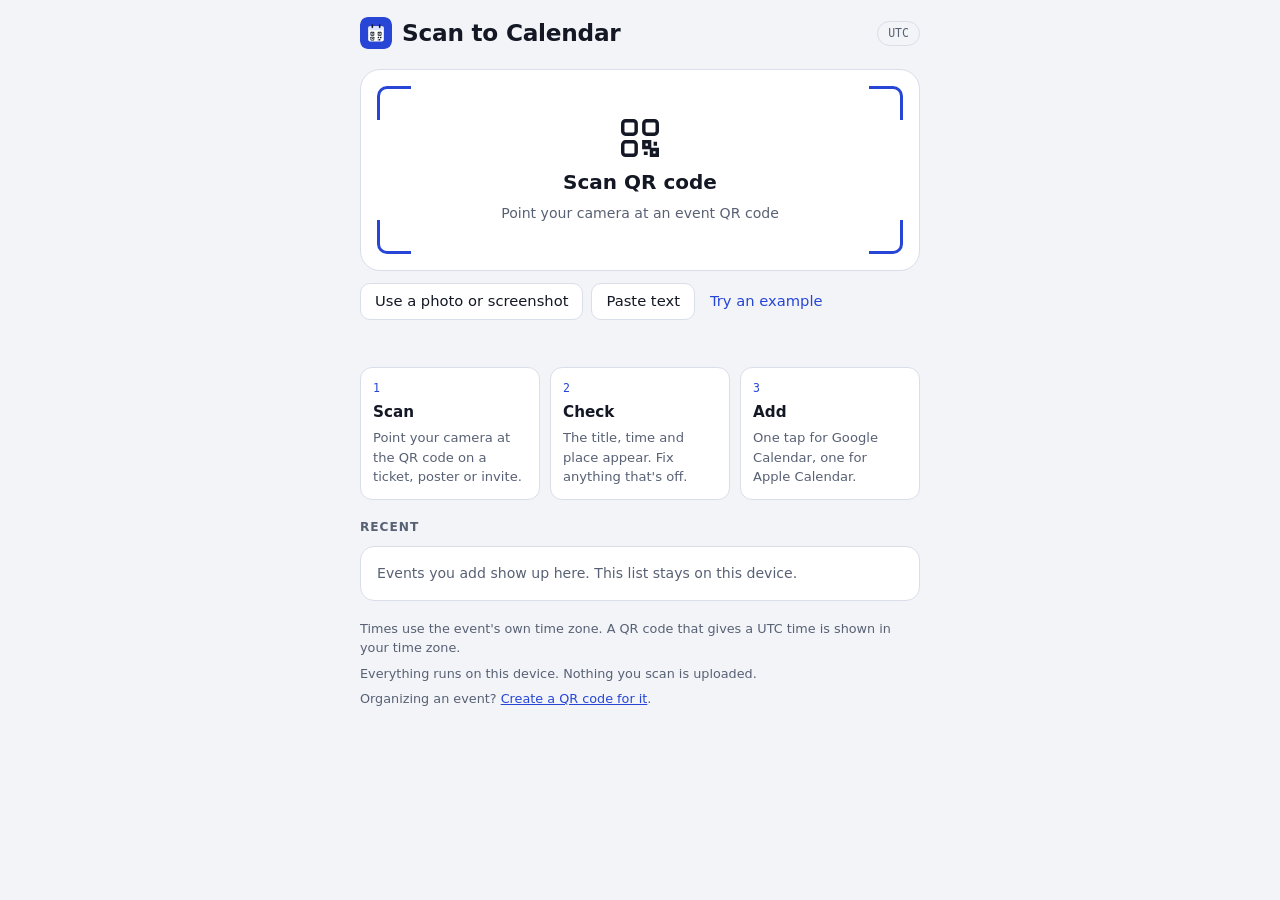
<file: index.html>
<!doctype html>
<html lang="en">
<head>
<meta charset="utf-8">
<meta name="viewport" content="width=device-width, initial-scale=1, viewport-fit=cover">
<meta http-equiv="Content-Security-Policy" content="default-src 'self'; script-src 'self'; style-src 'self' 'unsafe-inline'; img-src 'self' data: blob:; media-src 'self' blob: mediastream:; connect-src 'self'; manifest-src 'self'; worker-src 'self'; base-uri 'none'; form-action 'none'">
<meta name="referrer" content="no-referrer">
<title>Scan to Calendar</title>
<meta name="description" content="Scan an event QR code and add it to Google Calendar or Apple Calendar.">
<meta name="theme-color" content="#2746D6">
<meta name="color-scheme" content="light dark">
<meta name="apple-mobile-web-app-capable" content="yes">
<meta name="mobile-web-app-capable" content="yes">
<meta name="apple-mobile-web-app-title" content="Scan2Cal">
<meta name="apple-mobile-web-app-status-bar-style" content="default">
<link rel="manifest" href="manifest.webmanifest">
<link rel="icon" href="icons/icon.svg" type="image/svg+xml">
<link rel="icon" href="icons/favicon-32.png" sizes="32x32" type="image/png">
<link rel="apple-touch-icon" href="icons/apple-touch-icon.png">
<link rel="stylesheet" href="styles.css">
</head>
<body>
<div class="wrap">
  <header class="top">
    <div class="brand">
      <img src="icons/icon.svg" alt="">
      <h1>Scan to Calendar</h1>
    </div>
    <span class="tzchip" id="tz-chip"></span>
  </header>

  <section class="scan" aria-label="Scan">
    <div class="finder" id="finder">
      <button class="finder-btn" type="button" id="btn-scan">
        <svg viewBox="0 0 24 24" fill="none" stroke="currentColor" stroke-width="1.8" aria-hidden="true"><rect x="3" y="3" width="7" height="7" rx="1.5"/><rect x="14" y="3" width="7" height="7" rx="1.5"/><rect x="3" y="14" width="7" height="7" rx="1.5"/><path d="M14 14h3v3h-3zM18 18h3v3h-3zM14 20h2M20 14v2"/></svg>
        <span class="finder-title">Scan QR code</span>
        <span class="finder-sub" id="finder-sub">Point your camera at an event QR code</span>
      </button>
      <video id="video" muted playsinline autoplay hidden></video>
      <div class="corners" aria-hidden="true"><i></i><i></i><i></i><i></i></div>
      <div class="live-bar" id="live-bar" hidden><span>Looking for a QR code…</span><button class="btn" type="button" id="btn-stop">Stop</button></div>
    </div>
    <div class="scan-alt">
      <label class="btn" for="pick">Use a photo or screenshot<input type="file" id="pick" class="vh" accept="image/*"></label>
      <button class="btn" type="button" id="btn-text">Paste text</button>
      <button class="btn link" type="button" id="btn-sample">Try an example</button>
    </div>
    <div id="text-entry" hidden>
      <textarea id="raw-in" rows="4" placeholder="Paste what the QR code contains: event data, a calendar link, or plain text"></textarea>
      <button class="btn" type="button" id="btn-read">Read event</button>
    </div>
    <p class="scan-msg" id="scan-msg" role="status" aria-live="polite"></p>
  </section>

  <ol class="steps" id="steps">
    <li><i>1</i><b>Scan</b><span>Point your camera at the QR code on a ticket, poster or invite.</span></li>
    <li><i>2</i><b>Check</b><span>The title, time and place appear. Fix anything that's off.</span></li>
    <li><i>3</i><b>Add</b><span>One tap for Google Calendar, one for Apple Calendar.</span></li>
  </ol>

  <section class="event" id="event" hidden aria-label="Scanned event">
    <div class="ticket">
      <div class="stub"><span class="mon" id="t-mon"></span><span class="day" id="t-day"></span><span class="wd" id="t-wd"></span></div>
      <div class="ticket-main">
        <span class="chip" id="t-src"></span>
        <h3 id="t-title"></h3>
        <span class="when" id="t-when"></span>
        <span class="where" id="t-where"></span>
        <span class="rem" id="t-rem" hidden></span>
      </div>
    </div>

    <div class="actions">
      <a class="add" id="add-google" href="#" target="_blank" rel="noopener noreferrer">
        <span class="ic"><svg viewBox="0 0 24 24" fill="none" stroke="currentColor" stroke-width="2" aria-hidden="true"><rect x="3" y="5" width="18" height="16" rx="3"/><path d="M3 10h18M8 3v4M16 3v4"/></svg></span>
        <b>Google Calendar</b><span id="google-sub">Opens it filled in. Tap Save.</span>
      </a>
      <button class="add secondary" type="button" id="add-apple">
        <span class="ic"><svg viewBox="0 0 24 24" fill="none" stroke="currentColor" stroke-width="2" aria-hidden="true"><rect x="3" y="5" width="18" height="16" rx="3"/><path d="M3 10h18M8 3v4M16 3v4M12 13v5M9.5 15.5h5"/></svg></span>
        <b id="apple-label">Apple Calendar</b><span id="apple-sub">Adds it with one tap</span>
      </button>
    </div>
    <p class="act-msg" id="act-msg" role="status" aria-live="polite"></p>

    <div class="notice" id="parse-note" hidden>
      <p id="parse-note-text"></p>
      <a id="parse-note-link" href="#" target="_blank" rel="noopener noreferrer" hidden></a>
    </div>

    <details class="raw"><summary>What the QR code contains</summary><pre id="raw-out"></pre></details>

    <form class="form" id="form" autocomplete="off">
      <div class="field full"><label for="f-title">Title</label><input type="text" id="f-title" required></div>
      <div class="field full"><label class="check"><input type="checkbox" id="f-allday"> All-day event</label></div>
      <div class="field"><label for="f-start">Starts</label><input type="datetime-local" id="f-start" required></div>
      <div class="field"><label for="f-end">Ends</label><input type="datetime-local" id="f-end" required></div>
      <div class="field full"><label for="f-location">Location</label><input type="text" id="f-location"></div>
      <div class="field full"><label for="f-notes">Notes</label><textarea id="f-notes" rows="3"></textarea></div>
      <div class="field full" id="tz-field"><label for="f-tz">Time zone</label><input type="text" id="f-tz" spellcheck="false" autocapitalize="off"></div>
    </form>
  </section>

  <section class="history" aria-label="Recent">
    <h2>Recent</h2>
    <div class="card">
      <ul class="hist" id="hist"></ul>
      <p class="empty" id="hist-empty">Events you add show up here. This list stays on this device.</p>
    </div>
  </section>

  <div class="card install" id="install" hidden>
    <span id="install-text"></span>
    <button class="btn" type="button" id="btn-install" hidden>Install</button>
  </div>

  <footer class="foot">
    <p>Times use the event's own time zone. A QR code that gives a UTC time is shown in your time zone.</p>
    <p>Everything runs on this device. Nothing you scan is uploaded.</p>
    <p>Organizing an event? <a href="admin.html">Create a QR code for it</a>.</p>
  </footer>
</div>
<script src="vendor/jsQR.js"></script>
<script src="calendar.js"></script>
<script src="app.js"></script>
</body>
</html>
</file>
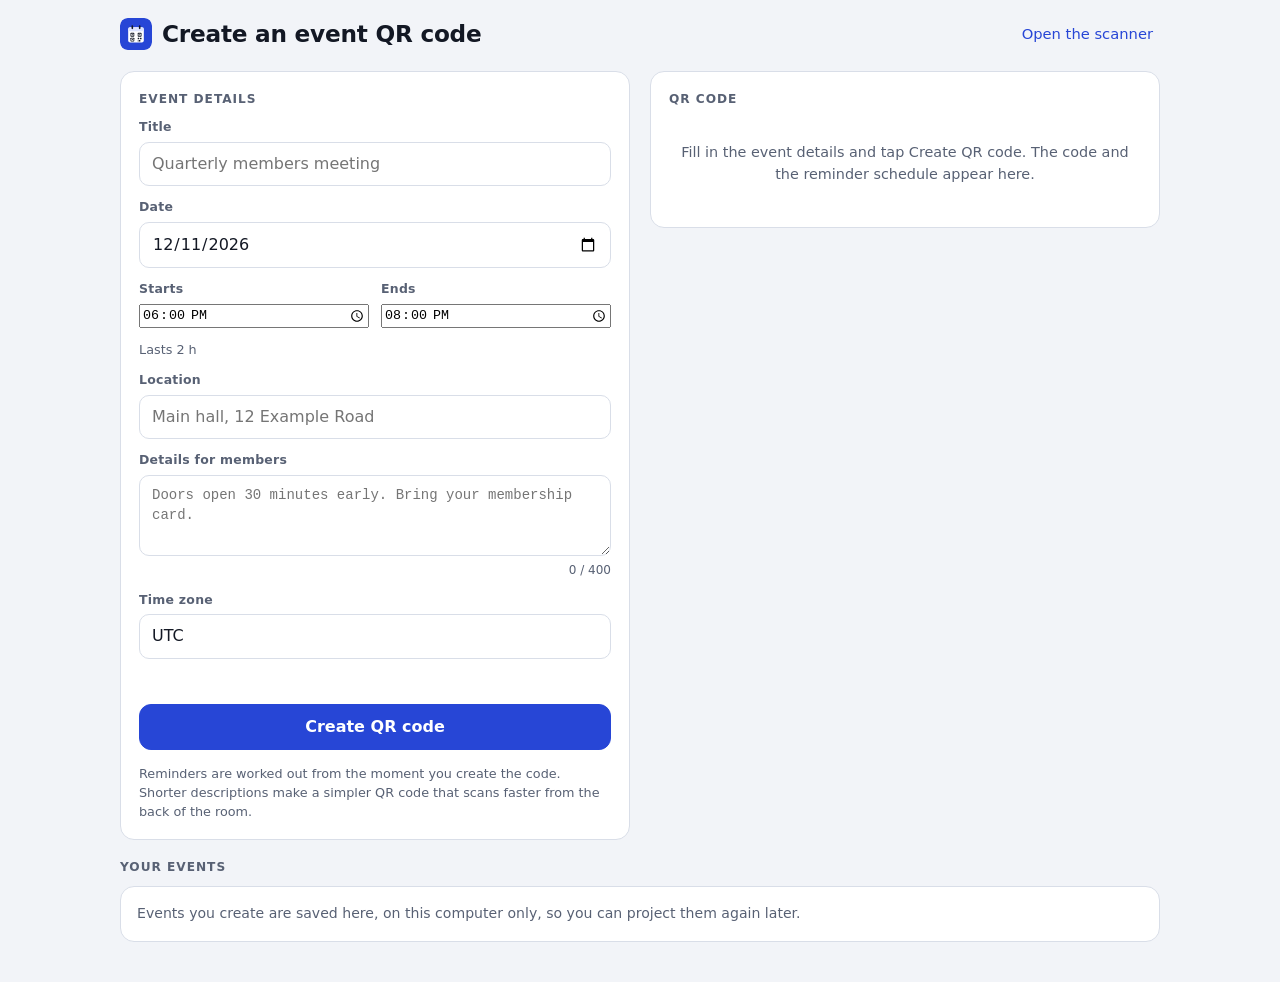
<file: admin.html>
<!doctype html>
<html lang="en">
<head>
<meta charset="utf-8">
<meta name="viewport" content="width=device-width, initial-scale=1, viewport-fit=cover">
<meta http-equiv="Content-Security-Policy" content="default-src 'self'; script-src 'self'; style-src 'self' 'unsafe-inline'; img-src 'self' data: blob:; connect-src 'self'; manifest-src 'self'; worker-src 'self'; base-uri 'none'; form-action 'none'">
<meta name="referrer" content="no-referrer">
<meta name="robots" content="noindex">
<title>Scan to Calendar Admin</title>
<meta name="theme-color" content="#2746D6">
<meta name="color-scheme" content="light dark">
<link rel="manifest" href="manifest.webmanifest">
<link rel="icon" href="icons/icon.svg" type="image/svg+xml">
<link rel="icon" href="icons/favicon-32.png" sizes="32x32" type="image/png">
<link rel="apple-touch-icon" href="icons/apple-touch-icon.png">
<link rel="stylesheet" href="styles.css">
</head>
<body>
<div class="wrap wide">
  <header class="top">
    <div class="brand">
      <img src="icons/icon.svg" alt="">
      <h1>Create an event QR code</h1>
    </div>
    <a class="btn link" href="./">Open the scanner</a>
  </header>

  <p class="banner" id="host-warn" hidden></p>

  <div class="admin-grid">
    <section class="panel" aria-labelledby="h-details">
      <h2 id="h-details">Event details</h2>
      <form class="form" id="aform" autocomplete="off" novalidate>
        <div class="field full"><label for="a-title">Title</label><input type="text" id="a-title" maxlength="120" required placeholder="Quarterly members meeting"></div>
        <div class="field full"><label for="a-date">Date</label><input type="date" id="a-date" required></div>
        <div class="field"><label for="a-start">Starts</label><input type="time" id="a-start" required value="18:00"></div>
        <div class="field"><label for="a-end">Ends</label><input type="time" id="a-end" required value="20:00"></div>
        <p class="hint field full" id="a-dur"></p>
        <div class="field full"><label for="a-location">Location</label><input type="text" id="a-location" maxlength="160" placeholder="Main hall, 12 Example Road"></div>
        <div class="field full"><label for="a-details">Details for members</label><textarea id="a-details" rows="3" maxlength="400" placeholder="Doors open 30 minutes early. Bring your membership card."></textarea><span class="counter" id="a-count"></span></div>
        <div class="field full"><label for="a-tz">Time zone</label><input type="text" id="a-tz" list="tz-list" spellcheck="false" autocapitalize="off"><datalist id="tz-list"></datalist></div>
      </form>
      <p class="form-err" id="a-err" role="alert"></p>
      <button class="btn primary big" type="button" id="btn-create">Create QR code</button>
      <p class="hint">Reminders are worked out from the moment you create the code. Shorter descriptions make a simpler QR code that scans faster from the back of the room.</p>
    </section>

    <section class="panel" aria-labelledby="h-preview" id="preview-panel">
      <h2 id="h-preview">QR code</h2>
      <p class="preview-empty" id="preview-empty">Fill in the event details and tap Create QR code. The code and the reminder schedule appear here.</p>
      <div id="preview" hidden>
        <div style="display:flex;flex-direction:column;gap:14px">
          <div class="preview-head"><h3 id="p-title"></h3><span id="p-when"></span><span id="p-where"></span></div>
          <div class="qr-box" id="qr-box"></div>
          <button class="btn primary big" type="button" id="btn-project">Project on screen</button>
          <div class="row">
            <button class="btn" type="button" id="btn-png">Download PNG</button>
            <button class="btn" type="button" id="btn-jpg">Download JPEG</button>
            <button class="btn" type="button" id="btn-copy">Copy link</button>
            <a class="btn" id="btn-open" href="#" target="_blank" rel="noopener">Preview member view</a>
          </div>
          <label class="check"><input type="checkbox" id="x-caption" checked> Print the title, date and place under the code in downloads</label>
          <input type="text" id="p-link" readonly aria-label="Event link">
          <p class="hint" id="p-meta"></p>
          <h2>Reminders</h2>
          <p class="sched-cond" id="sched-cond"></p>
          <ul class="sched" id="sched"></ul>
          <p class="hint">Members who tap Apple Calendar (or download the .ics file) get these reminders. Google Calendar's add-event link can't carry reminders, so Google users get their usual Google Calendar reminders instead.</p>
        </div>
      </div>
    </section>
  </div>

  <section class="history" aria-labelledby="h-saved">
    <h2 id="h-saved">Your events</h2>
    <div class="card">
      <ul class="saved" id="saved"></ul>
      <p class="empty" id="saved-empty">Events you create are saved here, on this computer only, so you can project them again later.</p>
    </div>
  </section>
</div>

<div class="projector" id="projector" hidden role="dialog" aria-modal="true" aria-labelledby="pj-title">
  <div class="pq" id="pj-qr"></div>
  <div class="pi">
    <span class="p-kicker">Add to your calendar</span>
    <h2 id="pj-title"></h2>
    <span class="p-when" id="pj-when"></span>
    <span class="p-where" id="pj-where"></span>
    <span class="p-cta"><svg viewBox="0 0 24 24" fill="none" stroke="currentColor" stroke-width="2" aria-hidden="true"><rect x="6" y="2" width="12" height="20" rx="3"/><path d="M10 18h4"/></svg>Open your phone camera and point it at the code.</span>
  </div>
  <button class="btn p-close" type="button" id="pj-close">Close (Esc)</button>
</div>

<script src="vendor/qrcode.js"></script>
<script src="calendar.js"></script>
<script src="admin.js"></script>
</body>
</html>
</file>
<file: styles.css>
/* Scan to Calendar: shared styles for the member page (index.html) and the admin page (admin.html). */
/* Layout: one narrow column, phone first. Camera target on top, the scanned event as a ticket stub, actions under it, history last. */
:root {
  --bg: #F2F4F8; --surface: #FFFFFF; --ink: #131824; --muted: #586174; --line: #D9DEE8;
  --accent: #2746D6; --accent-ink: #FFFFFF; --accent-soft: #E5EAFC;
  --ok: #15794A; --ok-soft: #E2F3E9; --warn: #8F5600; --warn-soft: #FCEFD9; --err: #B32317; --err-soft: #FCE7E4;
  --font: system-ui, -apple-system, "Segoe UI", Roboto, "Helvetica Neue", Arial, sans-serif;
  --font-display: ui-rounded, "SF Pro Rounded", system-ui, -apple-system, "Segoe UI", Roboto, sans-serif;
  --font-mono: ui-monospace, "SF Mono", Menlo, Consolas, monospace;
  --radius: 14px;
  color-scheme: light;
}
@media (prefers-color-scheme: dark) {
  :root {
    --bg: #0E1117; --surface: #171B24; --ink: #E8EBF2; --muted: #98A1B4; --line: #2A3140;
    --accent: #8CA3FF; --accent-ink: #0E1117; --accent-soft: #1C2440;
    --ok: #63D39C; --ok-soft: #12291E; --warn: #F0B656; --warn-soft: #2D2211; --err: #FF8B80; --err-soft: #321614;
    color-scheme: dark;
  }
}
* { box-sizing: border-box; }
[hidden] { display: none !important; }
html { -webkit-text-size-adjust: 100%; }
body {
  margin: 0; background: var(--bg); color: var(--ink); font: 15px/1.5 var(--font);
  padding-top: calc(16px + env(safe-area-inset-top, 0px));
  padding-bottom: calc(40px + env(safe-area-inset-bottom, 0px));
  padding-left: max(16px, env(safe-area-inset-left, 0px));
  padding-right: max(16px, env(safe-area-inset-right, 0px));
}
.wrap { max-width: 560px; margin: 0 auto; display: flex; flex-direction: column; gap: 18px; }
h1, h2, h3 { font-family: var(--font-display); margin: 0; text-wrap: balance; }
h1 { font-size: 1.45rem; font-weight: 700; letter-spacing: -0.01em; }
h2 { font-size: 0.76rem; font-weight: 700; text-transform: uppercase; letter-spacing: 0.08em; color: var(--muted); }
p { margin: 0; }
a { color: var(--accent); }
:focus-visible { outline: 2px solid var(--accent); outline-offset: 2px; }
.vh { position: absolute; width: 1px; height: 1px; opacity: 0; overflow: hidden; pointer-events: none; }

.top { display: flex; align-items: center; justify-content: space-between; gap: 12px; flex-wrap: wrap; }
.brand { display: flex; align-items: center; gap: 10px; }
.brand img { width: 32px; height: 32px; border-radius: 8px; }
.tzchip { font-family: var(--font-mono); font-size: 0.72rem; color: var(--muted); border: 1px solid var(--line); border-radius: 999px; padding: 3px 10px; }

/* Camera target */
.finder { position: relative; border-radius: 20px; background: var(--surface); border: 1px solid var(--line); overflow: hidden; }
.finder-btn {
  all: unset; box-sizing: border-box; width: 100%; min-height: 200px; padding: 28px 24px; cursor: pointer;
  display: flex; flex-direction: column; align-items: center; justify-content: center; gap: 6px; text-align: center;
}
.finder-btn:focus-visible { outline: 2px solid var(--accent); outline-offset: -4px; border-radius: 20px; }
.finder:hover { border-color: var(--accent); }
.finder-btn svg { width: 46px; height: 46px; color: var(--ink); }
.finder-title { font-family: var(--font-display); font-weight: 700; font-size: 1.25rem; }
.finder-sub { color: var(--muted); font-size: 0.88rem; }
.finder video { display: block; width: 100%; aspect-ratio: 4 / 3; max-width: 100%; object-fit: cover; background: #000; }
.corners { position: absolute; inset: 16px; pointer-events: none; }
.corners i { position: absolute; width: 34px; height: 34px; border: 3px solid var(--accent); }
.finder.live .corners i { border-color: #fff; }
.corners i:nth-child(1) { top: 0; left: 0; border-right: 0; border-bottom: 0; border-top-left-radius: 10px; }
.corners i:nth-child(2) { top: 0; right: 0; border-left: 0; border-bottom: 0; border-top-right-radius: 10px; }
.corners i:nth-child(3) { bottom: 0; left: 0; border-right: 0; border-top: 0; border-bottom-left-radius: 10px; }
.corners i:nth-child(4) { bottom: 0; right: 0; border-left: 0; border-top: 0; border-bottom-right-radius: 10px; }
.live-bar { position: absolute; left: 0; right: 0; bottom: 0; display: flex; justify-content: space-between; align-items: center; gap: 8px; padding: 10px 12px; background: linear-gradient(transparent, rgba(0,0,0,.6)); color: #fff; font-size: 0.86rem; }
.live-bar .btn { background: rgba(255,255,255,.92); color: #131824; border-color: transparent; }

.scan { display: flex; flex-direction: column; gap: 12px; }
.scan-alt { display: flex; flex-wrap: wrap; gap: 8px; align-items: center; }
.btn {
  font: 500 0.92rem/1 var(--font); color: var(--ink); background: var(--surface); border: 1px solid var(--line);
  border-radius: 10px; padding: 10px 14px; cursor: pointer; display: inline-flex; align-items: center; justify-content: center; gap: 8px; text-decoration: none;
  -webkit-tap-highlight-color: transparent;
}
.btn:hover { border-color: var(--accent); }
.btn.link { background: none; border-color: transparent; color: var(--accent); padding-inline: 6px; }
.btn[disabled] { opacity: .55; cursor: not-allowed; }
.scan-msg { font-size: 0.9rem; color: var(--muted); min-height: 1.2em; }
.scan-msg.err { color: var(--err); }
textarea, input[type="text"], input[type="date"], input[type="datetime-local"] {
  width: 100%; font: 400 16px/1.4 var(--font); color: var(--ink); background: var(--surface);
  border: 1px solid var(--line); border-radius: 10px; padding: 10px 12px; min-width: 0; -webkit-appearance: none; appearance: none;
}
input[type="date"], input[type="datetime-local"] { min-height: 44px; }
textarea { font-family: var(--font-mono); font-size: 14px; resize: vertical; }
#text-entry { display: flex; flex-direction: column; gap: 8px; align-items: flex-start; }

.steps { list-style: none; margin: 0; padding: 0; display: grid; grid-template-columns: repeat(3, 1fr); gap: 10px; }
.steps li { background: var(--surface); border: 1px solid var(--line); border-radius: 12px; padding: 12px; display: flex; flex-direction: column; gap: 4px; min-width: 0; }
.steps b { font-family: var(--font-display); font-size: 0.95rem; }
.steps span { color: var(--muted); font-size: 0.82rem; }
.steps i { font-style: normal; font-family: var(--font-mono); font-size: 0.72rem; color: var(--accent); }
@media (max-width: 440px) { .steps { grid-template-columns: 1fr; } }

/* Ticket stub */
.event { display: flex; flex-direction: column; gap: 14px; scroll-margin-top: 16px; }
.ticket { display: grid; grid-template-columns: 92px 1fr; background: var(--surface); border: 1px solid var(--line); border-radius: var(--radius); overflow: hidden; }
.stub { display: flex; flex-direction: column; align-items: center; justify-content: center; padding: 14px 6px; border-right: 2px dashed var(--line); gap: 2px; position: relative; }
.stub::before, .stub::after { content: ""; position: absolute; right: -9px; width: 16px; height: 16px; border-radius: 50%; background: var(--bg); border: 1px solid var(--line); }
.stub::before { top: -9px; } .stub::after { bottom: -9px; }
.stub .mon { font: 700 0.75rem/1 var(--font-display); letter-spacing: .12em; text-transform: uppercase; color: var(--accent); }
.stub .day { font: 700 2.4rem/1 var(--font-display); font-variant-numeric: tabular-nums; }
.stub .wd { font-size: 0.78rem; color: var(--muted); }
.ticket-main { padding: 14px 16px; display: flex; flex-direction: column; gap: 6px; min-width: 0; }
.ticket-main h3 { font-size: 1.15rem; font-weight: 700; overflow-wrap: anywhere; }
.when, .where { font-size: 0.9rem; color: var(--muted); overflow-wrap: anywhere; }
.when { font-variant-numeric: tabular-nums; color: var(--ink); }
.chip { align-self: flex-start; font: 600 0.68rem/1 var(--font); letter-spacing: .05em; text-transform: uppercase; padding: 4px 8px; border-radius: 999px; background: var(--accent-soft); color: var(--accent); }
.chip.example { background: var(--warn-soft); color: var(--warn); }

details.raw { font-size: 0.86rem; }
details.raw summary { cursor: pointer; color: var(--muted); }
details.raw pre { margin: 8px 0 0; font: 0.78rem/1.5 var(--font-mono); background: var(--surface); border: 1px solid var(--line); border-radius: 10px; padding: 10px 12px; overflow-x: auto; white-space: pre-wrap; overflow-wrap: anywhere; max-height: 220px; }

.notice { border-radius: 12px; padding: 12px 14px; background: var(--warn-soft); font-size: 0.9rem; display: flex; flex-direction: column; gap: 8px; }
.notice a { overflow-wrap: anywhere; }

.form { display: grid; grid-template-columns: 1fr 1fr; gap: 12px; }
.field { display: flex; flex-direction: column; gap: 5px; min-width: 0; }
.field.full { grid-column: 1 / -1; }
.field label { font-size: 0.78rem; font-weight: 600; color: var(--muted); letter-spacing: .02em; }
.check { display: flex !important; flex-direction: row; align-items: center; gap: 8px; font-size: 0.92rem !important; font-weight: 400 !important; color: var(--ink) !important; cursor: pointer; }
.check input { width: 18px; height: 18px; accent-color: var(--accent); }
@media (max-width: 440px) { .form { grid-template-columns: 1fr; } }

/* Add actions */
.actions { display: grid; grid-template-columns: 1fr 1fr; gap: 10px; }
@media (max-width: 440px) { .actions { grid-template-columns: 1fr; } }
.add {
  display: grid; grid-template-columns: 40px 1fr; gap: 2px 12px; align-items: center; text-align: left; text-decoration: none;
  padding: 14px 16px; border-radius: var(--radius); border: 1px solid var(--accent); background: var(--accent); color: var(--accent-ink);
  font: inherit; cursor: pointer; -webkit-tap-highlight-color: transparent;
}
.add.secondary { background: var(--surface); color: var(--ink); border-color: var(--line); }
.add.secondary:hover { border-color: var(--accent); }
.add .ic { grid-row: 1 / span 2; width: 40px; height: 40px; border-radius: 10px; display: grid; place-items: center; background: rgba(255,255,255,.18); }
.add.secondary .ic { background: var(--accent-soft); color: var(--accent); }
.add .ic svg { width: 22px; height: 22px; }
.add b { font-weight: 600; font-size: 1rem; }
.add span { font-size: 0.8rem; opacity: .85; }
.add.done b::after { content: "  ✓"; }
.add[aria-disabled="true"] { opacity: .5; pointer-events: none; }
.act-msg { font-size: 0.86rem; color: var(--muted); }

.card { background: var(--surface); border: 1px solid var(--line); border-radius: var(--radius); }
.history { display: flex; flex-direction: column; gap: 10px; }
.hist { list-style: none; margin: 0; padding: 0; }
.hist li { display: grid; grid-template-columns: 1fr auto; gap: 4px 12px; padding: 12px 16px; align-items: center; }
.hist li + li { border-top: 1px solid var(--line); }
.hist .t { font-weight: 600; min-width: 0; overflow-wrap: anywhere; }
.hist .d { font-size: 0.82rem; color: var(--muted); font-variant-numeric: tabular-nums; grid-column: 1; }
.hist .marks { grid-row: 1 / span 2; grid-column: 2; display: flex; gap: 6px; }
.mark { font: 600 0.68rem/1 var(--font); padding: 5px 7px; border-radius: 6px; background: var(--ok-soft); color: var(--ok); }
.empty { padding: 16px; color: var(--muted); font-size: 0.88rem; }
.foot { font-size: 0.8rem; color: var(--muted); display: flex; flex-direction: column; gap: 6px; }
.install { display: flex; gap: 10px; align-items: center; justify-content: space-between; flex-wrap: wrap; padding: 12px 16px; font-size: 0.88rem; }

@media (prefers-reduced-motion: reduce) { * { transition: none !important; scroll-behavior: auto !important; } }

/* ---------- member page: reminders on the ticket ---------- */
.rem { font-size: 0.82rem; color: var(--muted); display: flex; flex-wrap: wrap; gap: 4px 6px; align-items: center; }
.rem b { font-weight: 600; color: var(--ink); }
.rem span { background: var(--accent-soft); color: var(--accent); border-radius: 6px; padding: 2px 6px; font-variant-numeric: tabular-nums; }
.foot a { color: var(--accent); }

/* ---------- admin page ---------- */
.wrap.wide { max-width: 1040px; }
.banner { border-radius: 12px; padding: 12px 14px; background: var(--warn-soft); color: var(--ink); font-size: 0.88rem; }
.banner b { color: var(--warn); }
.admin-grid { display: grid; grid-template-columns: minmax(0, 1fr) minmax(0, 1fr); gap: 20px; align-items: start; }
@media (max-width: 860px) { .admin-grid { grid-template-columns: 1fr; } }
.panel { background: var(--surface); border: 1px solid var(--line); border-radius: var(--radius); padding: 18px; display: flex; flex-direction: column; gap: 14px; min-width: 0; }
.panel h2 { margin-bottom: -4px; }
.counter { font-size: 0.75rem; color: var(--muted); text-align: right; font-variant-numeric: tabular-nums; }
.counter.over { color: var(--err); }
.btn.primary { background: var(--accent); color: var(--accent-ink); border-color: var(--accent); font-weight: 600; }
.btn.big { width: 100%; padding: 14px; font-size: 1rem; border-radius: 12px; }
.row { display: flex; flex-wrap: wrap; gap: 8px; }
.form-err { color: var(--err); font-size: 0.88rem; min-height: 1.2em; }
.hint { font-size: 0.8rem; color: var(--muted); }

/* QR always sits on white with a quiet zone so any phone can read it, in either theme. */
.qr-box { background: #fff; border-radius: 12px; padding: 14px; display: grid; place-items: center; border: 1px solid var(--line); }
.qr-box svg { display: block; width: 100%; max-width: 300px; height: auto; }
.preview-empty { color: var(--muted); font-size: 0.9rem; padding: 24px 8px; text-align: center; }
.preview-head { display: flex; flex-direction: column; gap: 2px; }
.preview-head h3 { font-size: 1.15rem; overflow-wrap: anywhere; }
.preview-head span { color: var(--muted); font-size: 0.88rem; overflow-wrap: anywhere; }

.sched { list-style: none; margin: 0; padding: 0; display: flex; flex-direction: column; border: 1px solid var(--line); border-radius: 10px; }
.sched li { display: grid; grid-template-columns: minmax(0, 1fr) auto; gap: 2px 10px; padding: 9px 12px; font-size: 0.88rem; }
.sched li + li { border-top: 1px solid var(--line); }
.sched .w { font-variant-numeric: tabular-nums; font-weight: 600; }
.sched .k { color: var(--muted); font-size: 0.8rem; grid-column: 1; }
.sched .tag { grid-row: 1 / span 2; grid-column: 2; align-self: center; font: 600 0.68rem/1 var(--font); padding: 5px 7px; border-radius: 6px; background: var(--ok-soft); color: var(--ok); }
.sched li.off .w { text-decoration: line-through; color: var(--muted); font-weight: 400; }
.sched li.off .tag { background: var(--line); color: var(--muted); }
.sched-cond { font-size: 0.84rem; color: var(--muted); }

.saved { list-style: none; margin: 0; padding: 0; }
.saved li { display: grid; grid-template-columns: minmax(0, 1fr) auto; gap: 4px 12px; padding: 12px 16px; align-items: center; }
.saved li + li { border-top: 1px solid var(--line); }
.saved .t { font-weight: 600; overflow-wrap: anywhere; }
.saved .d { font-size: 0.82rem; color: var(--muted); grid-column: 1; }
.saved .row { grid-row: 1 / span 2; grid-column: 2; }
.saved .btn { padding: 8px 10px; font-size: 0.84rem; }
.saved .past .t { color: var(--muted); }

/* Projection: full screen, always black on white for reliable scanning from a distance. */
.projector {
  position: fixed; inset: 0; z-index: 100; background: #fff; color: #111;
  display: grid; grid-template-columns: auto minmax(0, 1fr); align-items: center; gap: 5vmin;
  padding: max(5vmin, env(safe-area-inset-top, 0px)) max(6vmin, env(safe-area-inset-right, 0px)) max(5vmin, env(safe-area-inset-bottom, 0px)) max(6vmin, env(safe-area-inset-left, 0px));
  color-scheme: light;
}
.projector .pq svg { display: block; width: min(80vh, 52vw); height: auto; }
.projector .pi { display: flex; flex-direction: column; gap: 2.2vmin; min-width: 0; }
.projector .p-kicker { font: 700 clamp(14px, 2.2vmin, 28px)/1.2 var(--font); letter-spacing: .12em; text-transform: uppercase; color: #2746D6; }
.projector h2 { font: 800 clamp(28px, 7vmin, 110px)/1.05 var(--font-display); color: #111; text-transform: none; letter-spacing: -0.02em; overflow-wrap: anywhere; }
.projector .p-when { font: 600 clamp(18px, 4vmin, 56px)/1.2 var(--font); font-variant-numeric: tabular-nums; }
.projector .p-where { font: 400 clamp(16px, 3.2vmin, 44px)/1.25 var(--font); color: #444; overflow-wrap: anywhere; }
.projector .p-cta { margin-top: 2vmin; font: 500 clamp(15px, 2.8vmin, 38px)/1.3 var(--font); color: #333; display: flex; gap: 1.6vmin; align-items: center; }
.projector .p-cta svg { width: 1.4em; height: 1.4em; flex: none; color: #2746D6; }
.projector .p-close { position: absolute; top: max(12px, env(safe-area-inset-top, 0px)); right: max(12px, env(safe-area-inset-right, 0px)); background: #fff; color: #111; border: 1px solid #ccc; opacity: .35; transition: opacity .2s; }
.projector .p-close:hover, .projector .p-close:focus-visible { opacity: 1; }
@media (orientation: portrait) {
  .projector { grid-template-columns: 1fr; justify-items: center; text-align: center; align-content: center; }
  .projector .pq svg { width: min(78vw, 56vh); }
  .projector .p-cta { justify-content: center; }
}
</file>
